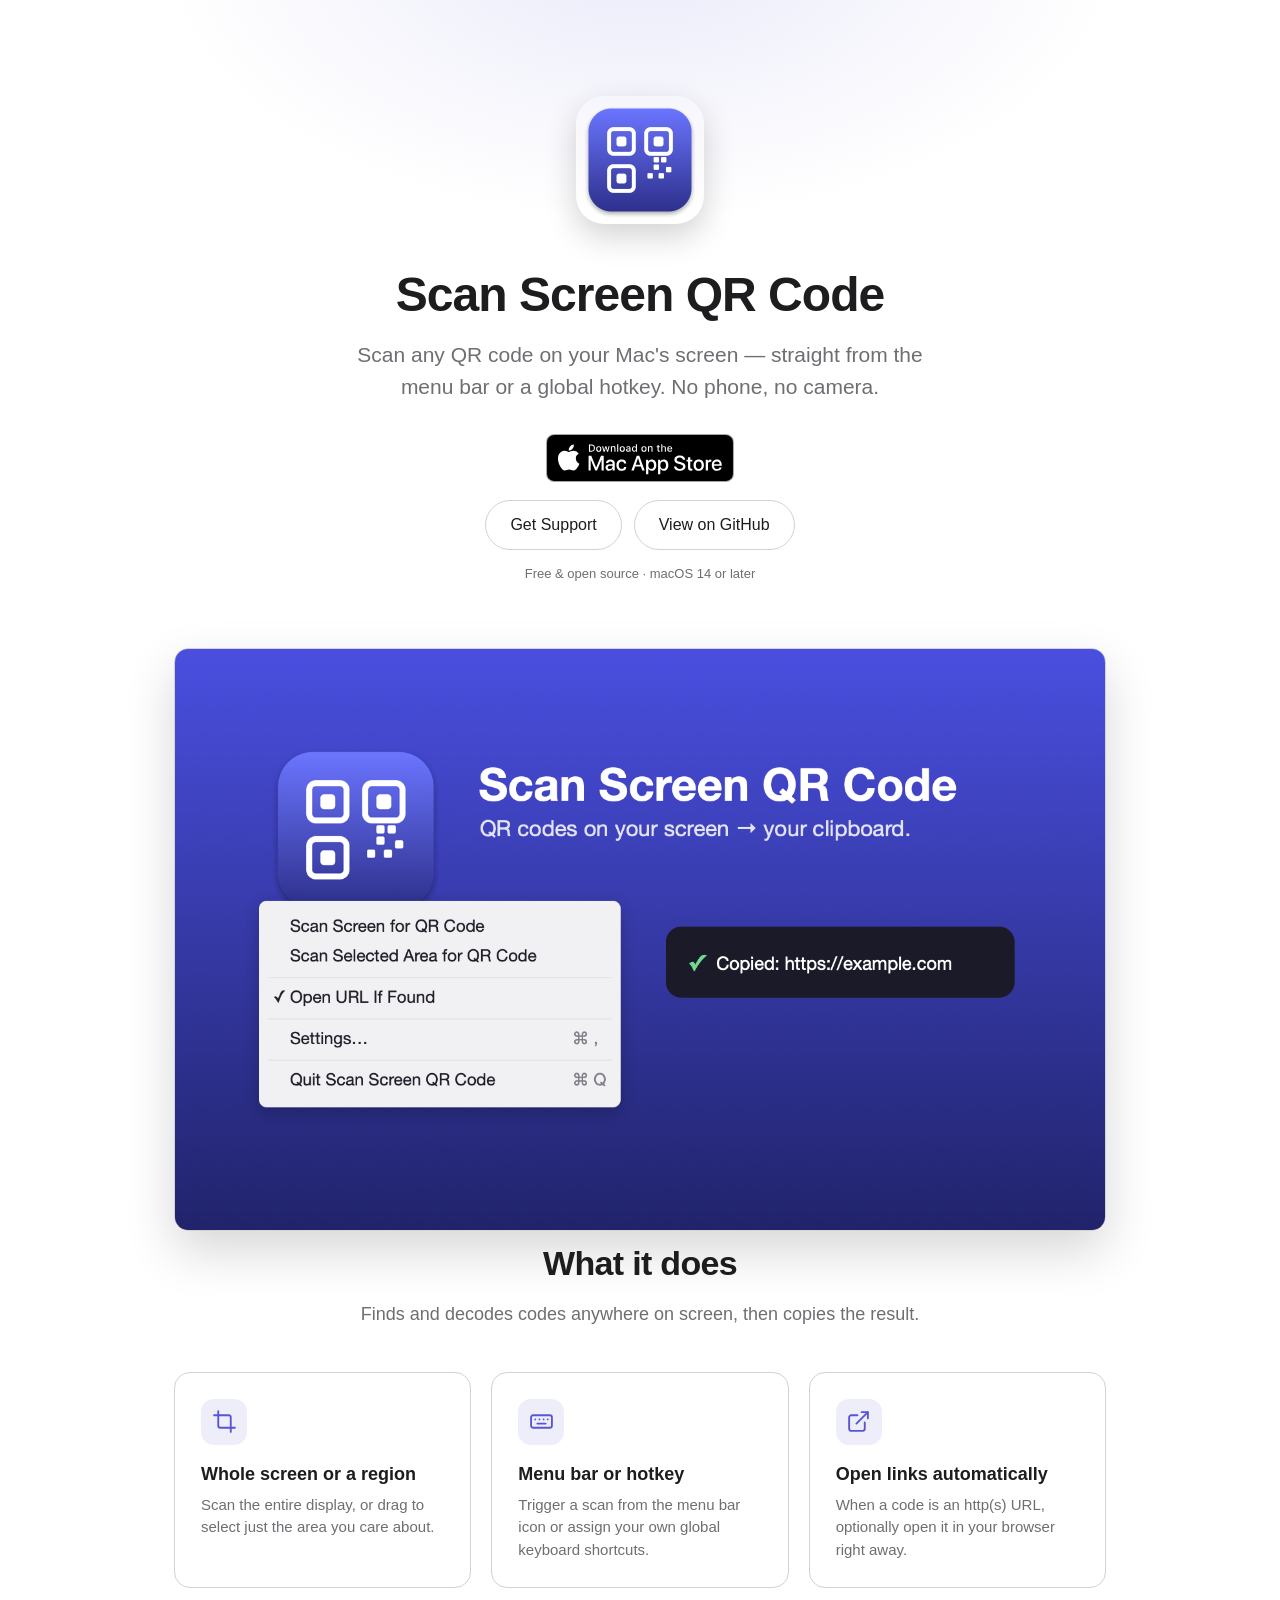
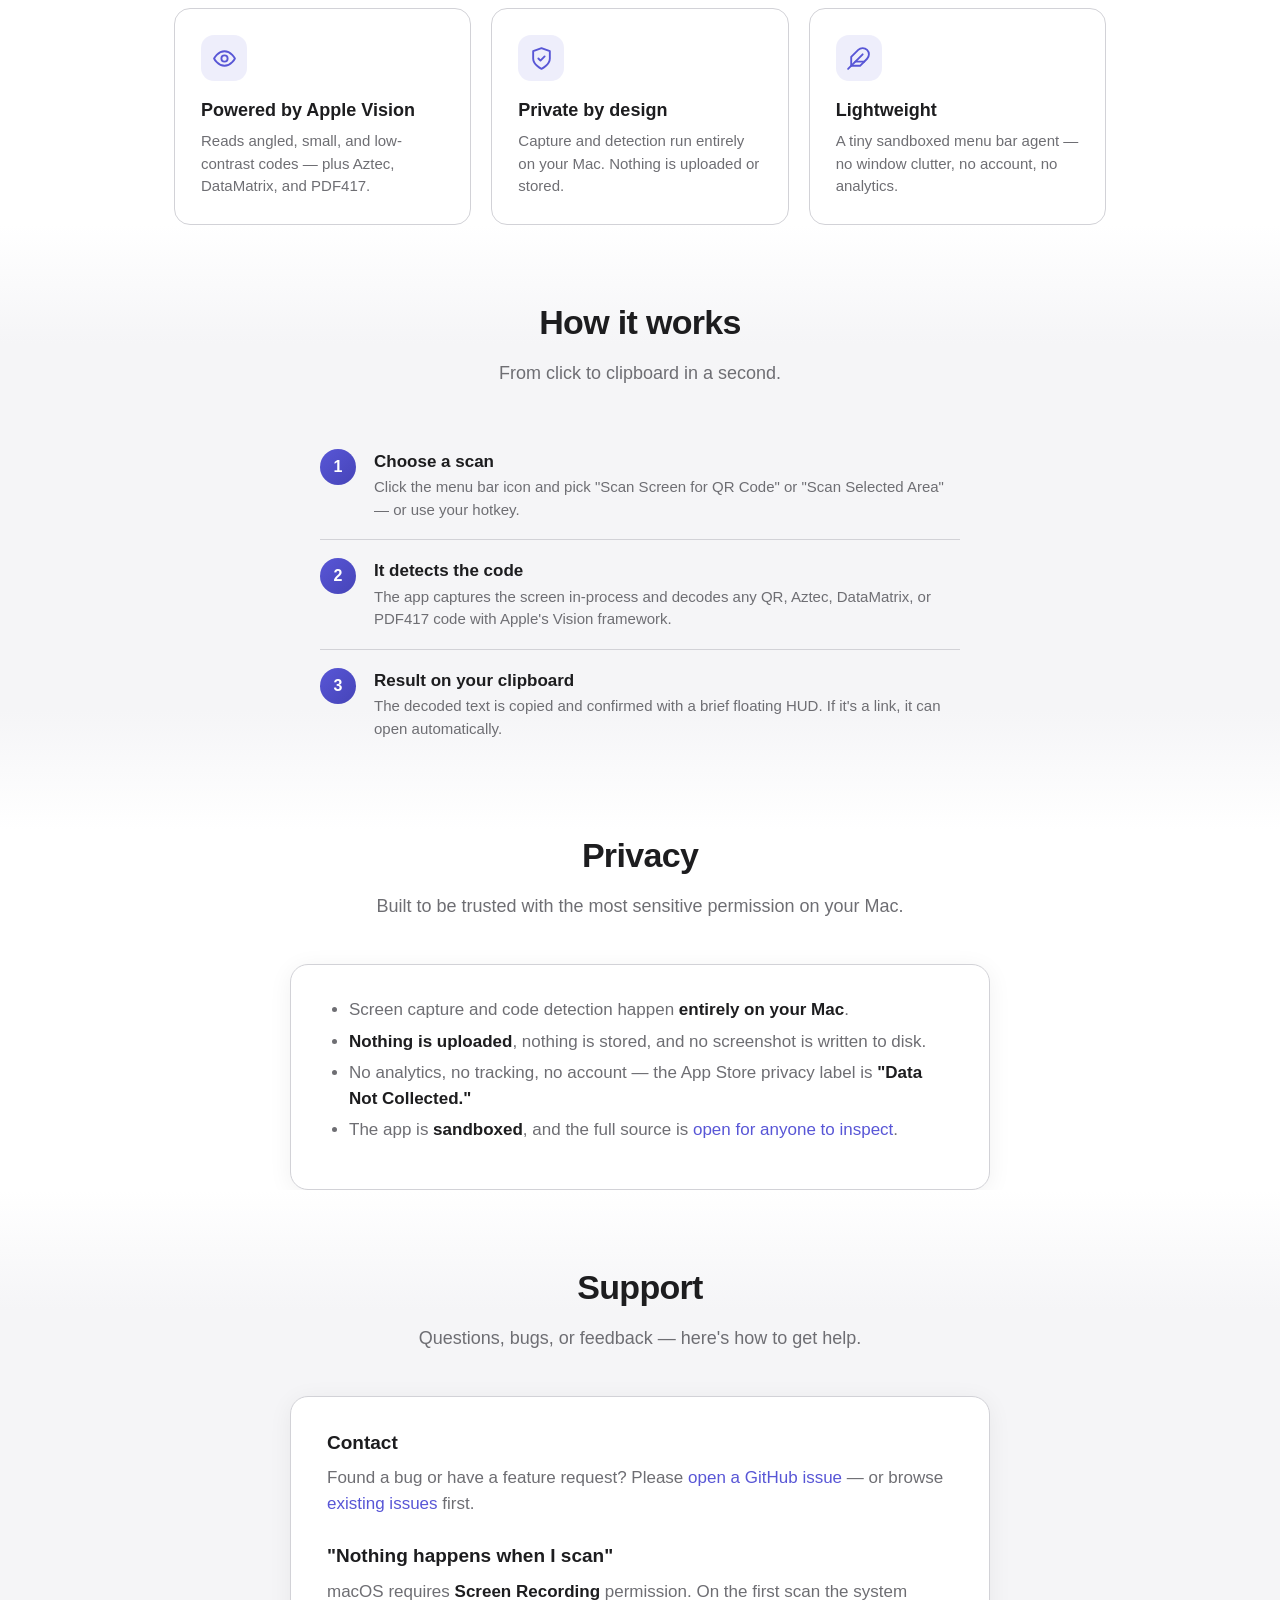
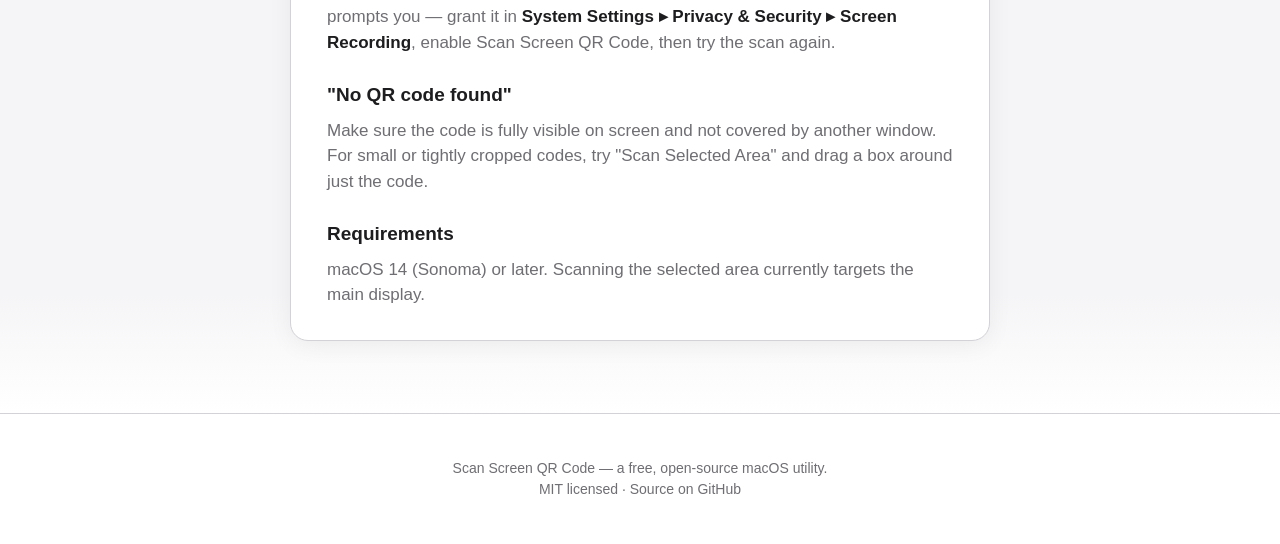
<file: website/index.html>
<!DOCTYPE html>
<html lang="en">
<head>
<meta charset="UTF-8" />
<meta name="viewport" content="width=device-width, initial-scale=1" />
<title>Scan Screen QR Code — macOS menu bar QR scanner</title>
<meta name="description" content="A native macOS menu bar app that detects QR codes anywhere on your screen and copies them to your clipboard. Private, sandboxed, powered by Apple Vision." />
<link rel="icon" type="image/png" href="icon.png" />
<meta property="og:title" content="Scan Screen QR Code" />
<meta property="og:description" content="Scan any QR code on your Mac's screen — from the menu bar or a global hotkey." />
<meta property="og:image" content="icon.png" />
<meta property="og:type" content="website" />
<style>
  :root {
    --bg: #ffffff;
    --bg-soft: #f5f5f7;
    --text: #1d1d1f;
    --text-soft: #6e6e73;
    --accent: #5856d6;
    --accent-strong: #4644b8;
    --accent-tint: rgba(88, 86, 214, 0.10);
    --accent-glow: rgba(88, 86, 214, 0.12);
    --border: #d2d2d7;
    --card: #ffffff;
    --shadow: rgba(0, 0, 0, 0.06);
    --gutter: 24px;
  }
  @media (prefers-color-scheme: dark) {
    :root {
      --bg: #000000;
      --bg-soft: #1d1d1f;
      --text: #f5f5f7;
      --text-soft: #a1a1a6;
      --accent: #7d7bff;
      --accent-strong: #6a68f0;
      --accent-tint: rgba(125, 123, 255, 0.16);
      --accent-glow: rgba(125, 123, 255, 0.14);
      --border: #424245;
      --card: #1d1d1f;
      --shadow: rgba(0, 0, 0, 0.4);
    }
  }
  * { box-sizing: border-box; margin: 0; padding: 0; }
  html { scroll-behavior: smooth; }
  body {
    font-family: -apple-system, BlinkMacSystemFont, "SF Pro Text", "Segoe UI", Roboto, Helvetica, Arial, sans-serif;
    background: var(--bg);
    color: var(--text);
    line-height: 1.5;
    -webkit-font-smoothing: antialiased;
  }
  a { color: var(--accent); text-decoration: none; }
  a:hover { text-decoration: underline; }
  .wrap { max-width: 980px; margin: 0 auto; padding: 0 var(--gutter); }
  section { padding: 72px 0; }

  /* Hero */
  .hero {
    text-align: center; padding: 96px var(--gutter) 64px;
    background: radial-gradient(ellipse 70% 60% at 50% -8%, var(--accent-glow), transparent 70%);
  }
  .hero img.app-icon {
    width: 128px; height: 128px; border-radius: 28px;
    box-shadow: 0 12px 32px rgba(0,0,0,0.18);
  }
  .hero h1 { font-size: 48px; font-weight: 700; letter-spacing: -0.02em; margin: 28px 0 8px; }
  .hero .tagline { font-size: 21px; color: var(--text-soft); max-width: 620px; margin: 0 auto 32px; }
  .store { display: flex; justify-content: center; margin-bottom: 18px; }
  .store-badge { display: inline-block; transition: opacity 0.2s; }
  .store-badge:hover { opacity: 0.85; }
  .store-badge img { height: 48px; width: auto; display: block; }
  .badges { display: flex; gap: 12px; justify-content: center; flex-wrap: wrap; }
  .btn {
    display: inline-block; padding: 12px 24px; border-radius: 980px;
    font-size: 16px; font-weight: 500;
    transition: transform 0.2s, box-shadow 0.2s, border-color 0.2s, background 0.2s;
  }
  .btn:hover { text-decoration: none; transform: translateY(-1px); }
  .btn-primary {
    background: linear-gradient(135deg, var(--accent), var(--accent-strong));
    color: #fff; box-shadow: 0 6px 16px var(--accent-glow);
  }
  .btn-secondary { background: var(--card); color: var(--text); border: 1px solid var(--border); }
  .btn-secondary:hover { border-color: var(--accent); color: var(--accent); box-shadow: 0 4px 14px var(--shadow); }
  .soon { font-size: 13px; color: var(--text-soft); margin-top: 14px; }

  /* Screenshot */
  .shot { text-align: center; padding-top: 0; }
  .shot img {
    max-width: 100%; border-radius: 14px; border: 1px solid var(--border);
    box-shadow: 0 20px 50px rgba(0,0,0,0.16);
  }

  h2 { font-size: 34px; font-weight: 700; letter-spacing: -0.02em; text-align: center; margin-bottom: 12px; }
  .section-sub { text-align: center; color: var(--text-soft); font-size: 18px; margin-bottom: 44px; }

  /* Features */
  .features { display: grid; grid-template-columns: repeat(3, 1fr); gap: 20px; }
  .feature {
    background: var(--card); border: 1px solid var(--border);
    border-radius: 16px; padding: 26px;
    transition: transform 0.2s, box-shadow 0.2s, border-color 0.2s;
  }
  .feature:hover {
    transform: translateY(-3px);
    box-shadow: 0 14px 32px var(--shadow);
    border-color: transparent;
  }
  .icon-tile {
    width: 46px; height: 46px; border-radius: 13px;
    background: var(--accent-tint); color: var(--accent);
    display: flex; align-items: center; justify-content: center;
  }
  .icon-tile svg { width: 25px; height: 25px; }
  .feature h3 { font-size: 18px; margin: 16px 0 6px; }
  .feature p { color: var(--text-soft); font-size: 15px; }

  /* Steps */
  .steps { max-width: 640px; margin: 0 auto; }
  .step { display: flex; gap: 18px; padding: 18px 0; border-bottom: 1px solid var(--border); }
  .step:last-child { border-bottom: none; }
  .step .num {
    flex: 0 0 36px; height: 36px; border-radius: 50%;
    background: linear-gradient(135deg, var(--accent), var(--accent-strong));
    color: #fff; font-weight: 600;
    display: flex; align-items: center; justify-content: center;
  }
  .step h3 { font-size: 17px; margin-bottom: 2px; }
  .step p { color: var(--text-soft); font-size: 15px; }

  /* Plain content sections */
  .soft {
    background: linear-gradient(
      to bottom,
      var(--bg) 0,
      var(--bg-soft) 120px,
      var(--bg-soft) calc(100% - 120px),
      var(--bg) 100%
    );
  }
  .prose {
    max-width: 700px; margin: 0 auto;
    background: var(--card); border: 1px solid var(--border);
    border-radius: 18px; padding: 32px 36px;
    box-shadow: 0 4px 24px var(--shadow);
  }
  .prose p { color: var(--text-soft); font-size: 17px; margin-bottom: 14px; }
  .prose p:last-child { margin-bottom: 0; }
  .prose ul { color: var(--text-soft); font-size: 17px; margin: 0 0 14px 22px; }
  .prose li { margin-bottom: 6px; }
  .prose strong { color: var(--text); }
  .prose h3 { font-size: 19px; margin: 26px 0 8px; }
  .prose h3:first-child { margin-top: 0; }

  /* Footer */
  footer { padding: 44px 0; text-align: center; color: var(--text-soft); font-size: 14px; border-top: 1px solid var(--border); }
  footer a { color: var(--text-soft); }

  @media (max-width: 720px) {
    :root { --gutter: 28px; }
    .hero { padding-top: 72px; }
    .hero h1 { font-size: 36px; }
    .features { grid-template-columns: 1fr; }
    h2 { font-size: 28px; }
    section { padding: 56px 0; }
    .prose { padding: 26px 24px; }
  }
</style>
</head>
<body>

<header class="hero wrap">
  <img class="app-icon" src="icon.png" alt="Scan Screen QR Code app icon" />
  <h1>Scan Screen QR Code</h1>
  <p class="tagline">Scan any QR code on your Mac's screen — straight from the menu bar or a global hotkey. No phone, no camera.</p>
  <div class="store">
    <a class="store-badge" href="https://apps.apple.com/app/id6770797205" aria-label="Download Scan Screen QR Code on the Mac App Store">
      <img src="mac-app-store-badge.svg" alt="Download on the Mac App Store" />
    </a>
  </div>
  <div class="badges">
    <a class="btn btn-secondary" href="#support">Get Support</a>
    <a class="btn btn-secondary" href="https://github.com/spadin/scan-qr-code">View on GitHub</a>
  </div>
  <p class="soon">Free &amp; open source · macOS 14 or later</p>
</header>

<section class="shot wrap">
  <img src="screenshot.png" alt="Scan Screen QR Code running in the macOS menu bar" />
</section>

<section class="wrap">
  <h2>What it does</h2>
  <p class="section-sub">Finds and decodes codes anywhere on screen, then copies the result.</p>
  <div class="features">
    <div class="feature">
      <div class="icon-tile">
        <svg viewBox="0 0 24 24" fill="none" stroke="currentColor" stroke-width="1.8" stroke-linecap="round" stroke-linejoin="round" aria-hidden="true"><path d="M6 2v14a2 2 0 0 0 2 2h14"/><path d="M2 6h14a2 2 0 0 1 2 2v14"/></svg>
      </div>
      <h3>Whole screen or a region</h3>
      <p>Scan the entire display, or drag to select just the area you care about.</p>
    </div>
    <div class="feature">
      <div class="icon-tile">
        <svg viewBox="0 0 24 24" fill="none" stroke="currentColor" stroke-width="1.8" stroke-linecap="round" stroke-linejoin="round" aria-hidden="true"><rect x="2" y="6" width="20" height="12" rx="2"/><path d="M6 10h.01M10 10h.01M14 10h.01M18 10h.01M8 14h8"/></svg>
      </div>
      <h3>Menu bar or hotkey</h3>
      <p>Trigger a scan from the menu bar icon or assign your own global keyboard shortcuts.</p>
    </div>
    <div class="feature">
      <div class="icon-tile">
        <svg viewBox="0 0 24 24" fill="none" stroke="currentColor" stroke-width="1.8" stroke-linecap="round" stroke-linejoin="round" aria-hidden="true"><path d="M15 3h6v6"/><path d="M10 14 21 3"/><path d="M18 13v6a2 2 0 0 1-2 2H5a2 2 0 0 1-2-2V8a2 2 0 0 1 2-2h6"/></svg>
      </div>
      <h3>Open links automatically</h3>
      <p>When a code is an http(s) URL, optionally open it in your browser right away.</p>
    </div>
    <div class="feature">
      <div class="icon-tile">
        <svg viewBox="0 0 24 24" fill="none" stroke="currentColor" stroke-width="1.8" stroke-linecap="round" stroke-linejoin="round" aria-hidden="true"><path d="M2 12s3.5-7 10-7 10 7 10 7-3.5 7-10 7-10-7-10-7Z"/><circle cx="12" cy="12" r="3"/></svg>
      </div>
      <h3>Powered by Apple Vision</h3>
      <p>Reads angled, small, and low-contrast codes — plus Aztec, DataMatrix, and PDF417.</p>
    </div>
    <div class="feature">
      <div class="icon-tile">
        <svg viewBox="0 0 24 24" fill="none" stroke="currentColor" stroke-width="1.8" stroke-linecap="round" stroke-linejoin="round" aria-hidden="true"><path d="M12 22s8-4 8-10V5l-8-3-8 3v7c0 6 8 10 8 10Z"/><path d="m9 12 2 2 4-4"/></svg>
      </div>
      <h3>Private by design</h3>
      <p>Capture and detection run entirely on your Mac. Nothing is uploaded or stored.</p>
    </div>
    <div class="feature">
      <div class="icon-tile">
        <svg viewBox="0 0 24 24" fill="none" stroke="currentColor" stroke-width="1.8" stroke-linecap="round" stroke-linejoin="round" aria-hidden="true"><path d="M20.24 12.24a6 6 0 0 0-8.49-8.49L5 10.5V19h8.5z"/><path d="M16 8 2 22"/><path d="M17.5 15H9"/></svg>
      </div>
      <h3>Lightweight</h3>
      <p>A tiny sandboxed menu bar agent — no window clutter, no account, no analytics.</p>
    </div>
  </div>
</section>

<section class="soft">
  <div class="wrap">
    <h2>How it works</h2>
    <p class="section-sub">From click to clipboard in a second.</p>
    <div class="steps">
      <div class="step">
        <div class="num">1</div>
        <div>
          <h3>Choose a scan</h3>
          <p>Click the menu bar icon and pick "Scan Screen for QR Code" or "Scan Selected Area" — or use your hotkey.</p>
        </div>
      </div>
      <div class="step">
        <div class="num">2</div>
        <div>
          <h3>It detects the code</h3>
          <p>The app captures the screen in-process and decodes any QR, Aztec, DataMatrix, or PDF417 code with Apple's Vision framework.</p>
        </div>
      </div>
      <div class="step">
        <div class="num">3</div>
        <div>
          <h3>Result on your clipboard</h3>
          <p>The decoded text is copied and confirmed with a brief floating HUD. If it's a link, it can open automatically.</p>
        </div>
      </div>
    </div>
  </div>
</section>

<section class="wrap">
  <h2>Privacy</h2>
  <p class="section-sub">Built to be trusted with the most sensitive permission on your Mac.</p>
  <div class="prose">
    <ul>
      <li>Screen capture and code detection happen <strong>entirely on your Mac</strong>.</li>
      <li><strong>Nothing is uploaded</strong>, nothing is stored, and no screenshot is written to disk.</li>
      <li>No analytics, no tracking, no account — the App Store privacy label is <strong>"Data Not Collected."</strong></li>
      <li>The app is <strong>sandboxed</strong>, and the full source is <a href="https://github.com/spadin/scan-qr-code">open for anyone to inspect</a>.</li>
    </ul>
  </div>
</section>

<section class="soft" id="support">
  <div class="wrap">
    <h2>Support</h2>
    <p class="section-sub">Questions, bugs, or feedback — here's how to get help.</p>
    <div class="prose">
      <h3>Contact</h3>
      <p>Found a bug or have a feature request? Please <a href="https://github.com/spadin/scan-qr-code/issues/new">open a GitHub issue</a> — or browse <a href="https://github.com/spadin/scan-qr-code/issues">existing issues</a> first.</p>

      <h3>"Nothing happens when I scan"</h3>
      <p>macOS requires <strong>Screen Recording</strong> permission. On the first scan the system prompts you — grant it in <strong>System Settings ▸ Privacy &amp; Security ▸ Screen Recording</strong>, enable Scan Screen QR Code, then try the scan again.</p>

      <h3>"No QR code found"</h3>
      <p>Make sure the code is fully visible on screen and not covered by another window. For small or tightly cropped codes, try "Scan Selected Area" and drag a box around just the code.</p>

      <h3>Requirements</h3>
      <p>macOS 14 (Sonoma) or later. Scanning the selected area currently targets the main display.</p>
    </div>
  </div>
</section>

<footer>
  <div class="wrap">
    <p>Scan Screen QR Code — a free, open-source macOS utility.<br />
    MIT licensed · <a href="https://github.com/spadin/scan-qr-code">Source on GitHub</a></p>
  </div>
</footer>

</body>
</html>
</file>
